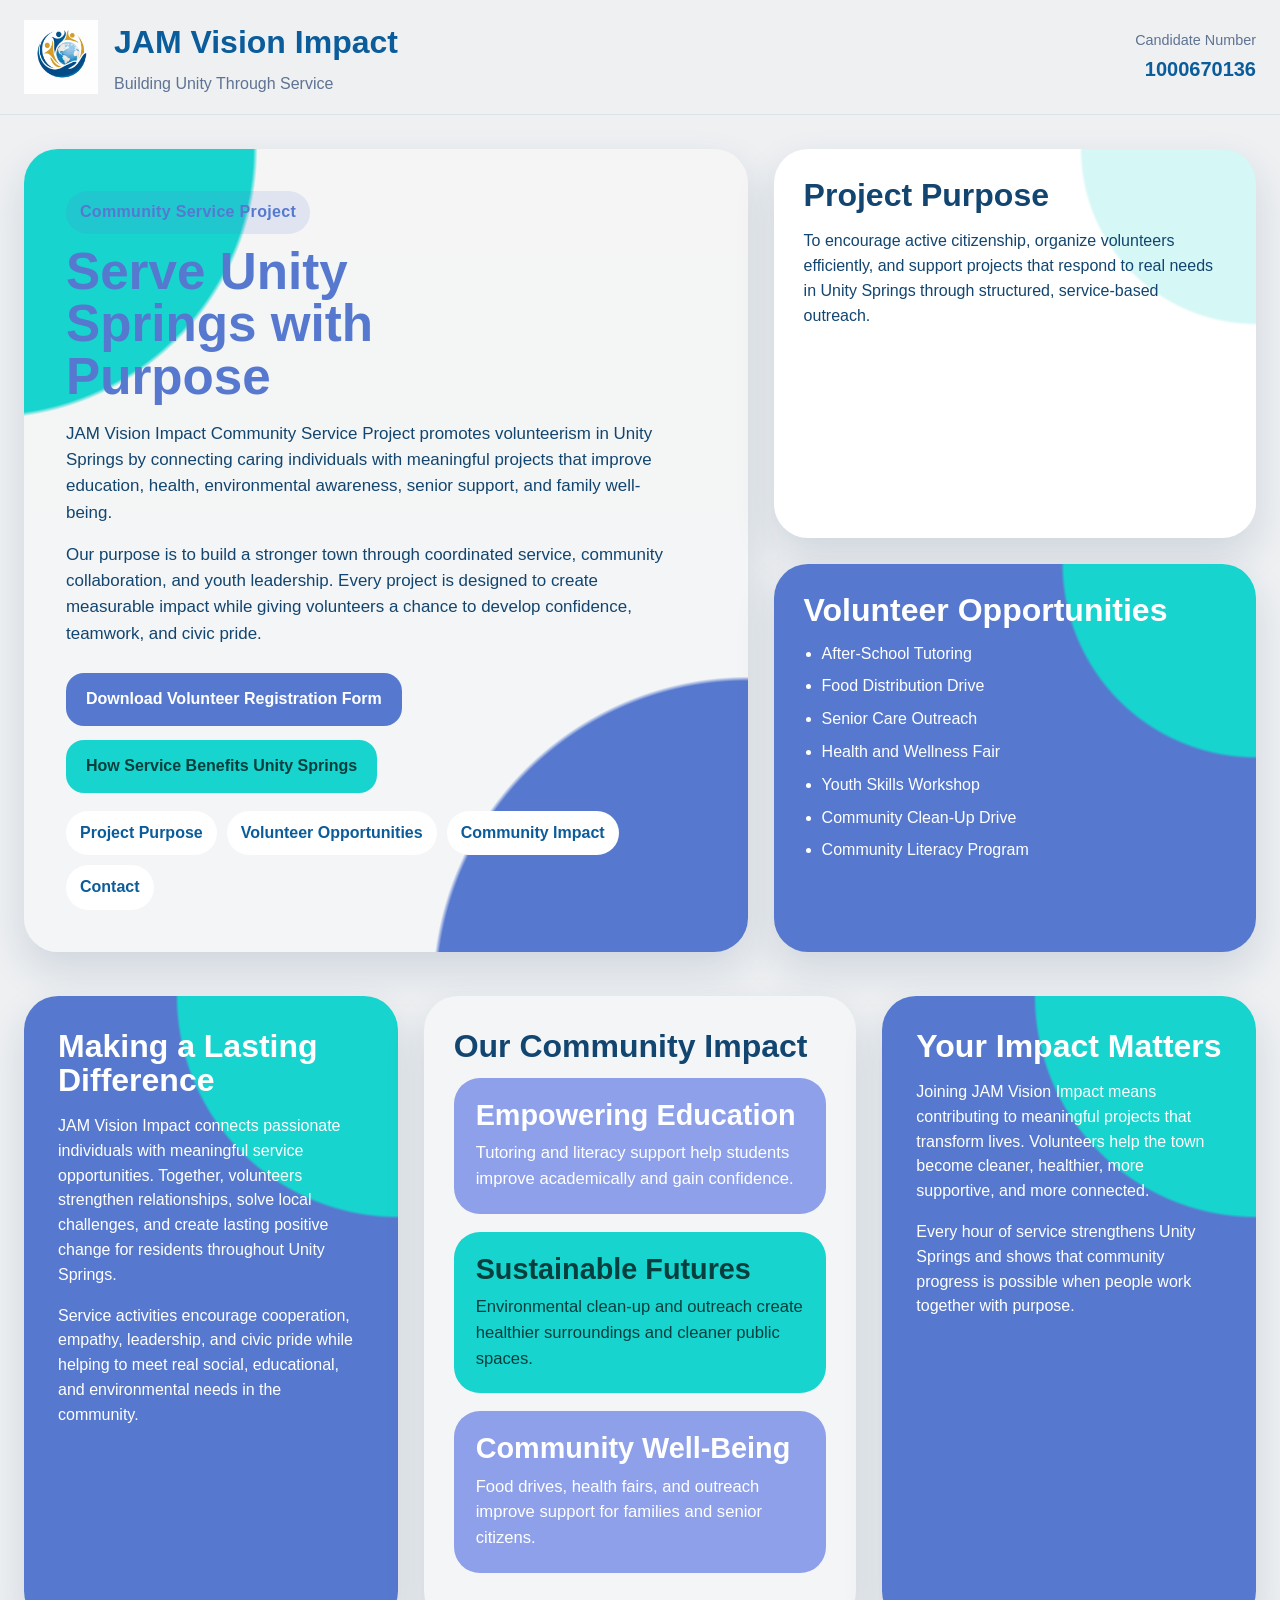
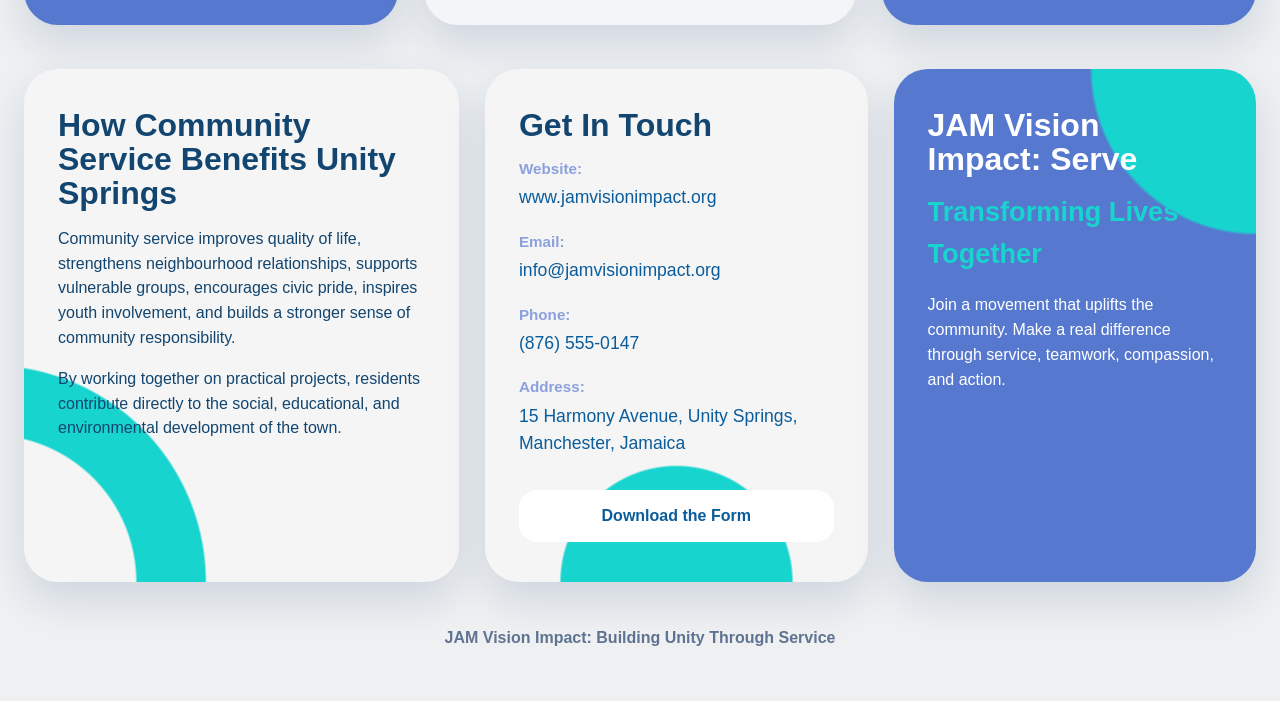
<file: index.html>
<!DOCTYPE html>
<html lang="en">
<head>
  <meta charset="UTF-8" />
  <meta name="viewport" content="width=device-width, initial-scale=1.0" />
  <title>JAM Vision Impact Community Service Project</title>
  <link rel="stylesheet" href="styles.css" />
</head>
<body>
  <header class="site-header">
    <div class="container nav-wrap">
      <div class="brand">
        <img src="jam-vision-logo.png" alt="JAM Vision Impact logo" class="brand-logo" />
        <div class="brand-text">
          <h1>JAM Vision Impact</h1>
          <p>Building Unity Through Service</p>
        </div>
      </div>
      <div class="candidate-box">
        <span>Candidate Number</span>
        <strong>1000670136</strong>
      </div>
    </div>
  </header>

  <main>
    <section class="hero">
      <div class="container hero-grid">
        <div class="hero-card intro-card">
          <div class="section-tag">Community Service Project</div>
          <h2>Serve Unity Springs with Purpose</h2>
          <p>
            JAM Vision Impact Community Service Project promotes volunteerism in Unity Springs by
            connecting caring individuals with meaningful projects that improve education, health,
            environmental awareness, senior support, and family well-being.
          </p>
          <p>
            Our purpose is to build a stronger town through coordinated service, community
            collaboration, and youth leadership. Every project is designed to create measurable
            impact while giving volunteers a chance to develop confidence, teamwork, and civic pride.
          </p>

          <div class="button-row">
            <a class="btn btn-primary" href="JAM_Volunteer_Registration_Form.docx" download="JAM_Volunteer_Registration_Form.docx">
              Download Volunteer Registration Form
            </a>
            <a class="btn btn-secondary" href="#benefits">
              How Service Benefits Unity Springs
            </a>
          </div>

          <div class="quick-links">
            <a href="#purpose">Project Purpose</a>
            <a href="#opportunities">Volunteer Opportunities</a>
            <a href="#impact">Community Impact</a>
            <a href="#contact">Contact</a>
          </div>
        </div>

        <div class="hero-side">
          <article class="side-card white-card" id="purpose">
            <h3>Project Purpose</h3>
            <p>
              To encourage active citizenship, organize volunteers efficiently, and support
              projects that respond to real needs in Unity Springs through structured,
              service-based outreach.
            </p>
          </article>

          <article class="side-card blue-card" id="opportunities">
            <h3>Volunteer Opportunities</h3>
            <ul>
              <li>After-School Tutoring</li>
              <li>Food Distribution Drive</li>
              <li>Senior Care Outreach</li>
              <li>Health and Wellness Fair</li>
              <li>Youth Skills Workshop</li>
              <li>Community Clean-Up Drive</li>
              <li>Community Literacy Program</li>
            </ul>
          </article>
        </div>
      </div>
    </section>

    <section class="impact-section" id="impact">
      <div class="container impact-grid">
        <article class="large-blue-panel">
          <h3>Making a Lasting Difference</h3>
          <p>
            JAM Vision Impact connects passionate individuals with meaningful service opportunities.
            Together, volunteers strengthen relationships, solve local challenges, and create
            lasting positive change for residents throughout Unity Springs.
          </p>
          <p>
            Service activities encourage cooperation, empathy, leadership, and civic pride while
            helping to meet real social, educational, and environmental needs in the community.
          </p>
        </article>

        <article class="center-impact-card">
          <h3>Our Community Impact</h3>

          <div class="impact-mini lilac">
            <h4>Empowering Education</h4>
            <p>
              Tutoring and literacy support help students improve academically and gain confidence.
            </p>
          </div>

          <div class="impact-mini teal">
            <h4>Sustainable Futures</h4>
            <p>
              Environmental clean-up and outreach create healthier surroundings and cleaner public spaces.
            </p>
          </div>

          <div class="impact-mini lilac">
            <h4>Community Well-Being</h4>
            <p>
              Food drives, health fairs, and outreach improve support for families and senior citizens.
            </p>
          </div>
        </article>

        <article class="large-blue-panel">
          <h3>Your Impact Matters</h3>
          <p>
            Joining JAM Vision Impact means contributing to meaningful projects that transform lives.
            Volunteers help the town become cleaner, healthier, more supportive, and more connected.
          </p>
          <p>
            Every hour of service strengthens Unity Springs and shows that community progress is
            possible when people work together with purpose.
          </p>
        </article>
      </div>
    </section>

    <section class="benefits-section" id="benefits">
      <div class="container benefits-grid">
        <article class="white-curve-card">
          <h3>How Community Service Benefits Unity Springs</h3>
          <p>
            Community service improves quality of life, strengthens neighbourhood relationships,
            supports vulnerable groups, encourages civic pride, inspires youth involvement, and
            builds a stronger sense of community responsibility.
          </p>
          <p>
            By working together on practical projects, residents contribute directly to the social,
            educational, and environmental development of the town.
          </p>
        </article>

        <article class="contact-panel" id="contact">
          <h3>Get In Touch</h3>
          <div class="contact-item">
            <span>Website:</span>
            <p>www.jamvisionimpact.org</p>
          </div>
          <div class="contact-item">
            <span>Email:</span>
            <p>info@jamvisionimpact.org</p>
          </div>
          <div class="contact-item">
            <span>Phone:</span>
            <p>(876) 555-0147</p>
          </div>
          <div class="contact-item">
            <span>Address:</span>
            <p>15 Harmony Avenue, Unity Springs, Manchester, Jamaica</p>
          </div>

          <a class="btn btn-download" href="JAM_Volunteer_Registration_Form.docx" download="JAM_Volunteer_Registration_Form.docx">
            Download the Form
          </a>
        </article>

        <article class="closing-panel">
          <h3>JAM Vision Impact: Serve</h3>
          <p class="accent-line">Transforming Lives Together</p>
          <p>
            Join a movement that uplifts the community. Make a real difference through service,
            teamwork, compassion, and action.
          </p>
        </article>
      </div>
    </section>
  </main>

  <footer class="site-footer">
    <div class="container">
      <p>JAM Vision Impact: Building Unity Through Service</p>
    </div>
  </footer>

  <script src="script.js"></script>
</body>
</html>
</file>
<file: styles.css>
:root{
  --bg:#eef0f2;
  --white:#ffffff;
  --blue:#5679cf;
  --blue-dark:#0b5c9a;
  --teal:#17d4ce;
  --teal-dark:#0dbdb7;
  --gold:#d7a62f;
  --text:#12456f;
  --muted:#5f7392;
  --lilac:#8ea0ea;
  --shadow:0 18px 40px rgba(19,54,96,.14);
  --radius:34px;
  --max-width:1280px;
}
*{box-sizing:border-box}
html{scroll-behavior:smooth}
body{
  margin:0;
  font-family:Arial, Helvetica, sans-serif;
  background:var(--bg);
  color:var(--text);
  line-height:1.55;
}
img{max-width:100%;display:block}
a{text-decoration:none;color:inherit}
.container{
  width:min(var(--max-width), calc(100% - 48px));
  margin:0 auto;
}

.site-header{
  position:sticky;
  top:0;
  z-index:1000;
  background:rgba(238,240,242,.96);
  backdrop-filter:blur(10px);
  border-bottom:1px solid rgba(18,69,111,.08);
}
.nav-wrap{
  display:flex;
  justify-content:space-between;
  align-items:center;
  gap:20px;
  padding:18px 0;
}
.brand{
  display:flex;
  align-items:center;
  gap:16px;
}
.brand-logo{
  width:74px;
  height:74px;
  object-fit:contain;
}
.brand-text h1{
  margin:0;
  font-size:2rem;
  color:var(--blue-dark);
}
.brand-text p{
  margin:4px 0 0;
  font-size:1rem;
  color:var(--muted);
}
.candidate-box{
  text-align:right;
  color:var(--blue-dark);
}
.candidate-box span{
  display:block;
  font-size:.9rem;
  color:var(--muted);
  margin-bottom:3px;
}
.candidate-box strong{
  font-size:1.25rem;
}

.hero,
.impact-section,
.benefits-section{
  padding:34px 0 10px;
}

.hero-grid{
  display:grid;
  grid-template-columns:1.2fr .8fr;
  gap:26px;
  align-items:stretch;
}
.hero-card,
.side-card,
.center-impact-card,
.white-curve-card,
.contact-panel,
.closing-panel,
.large-blue-panel{
  border-radius:var(--radius);
  box-shadow:var(--shadow);
  overflow:hidden;
  position:relative;
}
.intro-card{
  padding:42px;
  min-height:560px;
  background:
    radial-gradient(circle at -5% 0%, var(--teal) 0 24%, transparent 24.4%),
    radial-gradient(circle at 100% 105%, var(--blue) 0 28%, transparent 28.4%),
    linear-gradient(180deg, #f5f5f5 0%, #f3f5f7 100%);
}
.section-tag{
  display:inline-block;
  padding:9px 14px;
  border-radius:999px;
  background:rgba(86,121,207,.14);
  color:var(--blue);
  font-weight:700;
  letter-spacing:.02em;
  margin-bottom:12px;
}
.intro-card h2{
  margin:0 0 18px;
  font-size:3.2rem;
  line-height:1.02;
  max-width:12ch;
  color:var(--blue);
}
.intro-card p{
  max-width:64ch;
  font-size:1.06rem;
  margin:0 0 16px;
}
.button-row{
  display:flex;
  flex-wrap:wrap;
  gap:14px;
  margin:26px 0 18px;
}
.btn{
  display:inline-flex;
  align-items:center;
  justify-content:center;
  padding:14px 20px;
  border-radius:18px;
  font-weight:700;
  transition:transform .2s ease, box-shadow .2s ease;
}
.btn:hover{
  transform:translateY(-2px);
}
.btn-primary{
  background:var(--blue);
  color:#fff;
}
.btn-secondary{
  background:var(--teal);
  color:#063f3d;
}
.btn-download{
  width:100%;
  margin-top:14px;
  background:#fff;
  color:var(--blue-dark);
}
.quick-links{
  display:flex;
  flex-wrap:wrap;
  gap:10px;
}
.quick-links a{
  background:#fff;
  color:var(--blue-dark);
  padding:10px 14px;
  border-radius:999px;
  font-weight:700;
}

.hero-side{
  display:grid;
  grid-template-rows:1fr 1fr;
  gap:26px;
}
.white-card{
  background:
    radial-gradient(circle at 100% 0%, rgba(23,212,206,.18) 0 28%, transparent 28.5%),
    #ffffff;
  padding:30px;
}
.white-card h3,
.blue-card h3,
.center-impact-card h3,
.white-curve-card h3,
.contact-panel h3,
.closing-panel h3,
.large-blue-panel h3{
  margin:0 0 14px;
  font-size:2rem;
  line-height:1.06;
}
.blue-card{
  background:
    radial-gradient(circle at 100% 0%, var(--teal) 0 31%, transparent 31.5%),
    var(--blue);
  color:#fff;
  padding:30px;
}
.blue-card ul{
  margin:0;
  padding-left:18px;
}
.blue-card li{
  margin-bottom:8px;
}

.impact-grid{
  display:grid;
  grid-template-columns:.95fr 1.1fr .95fr;
  gap:26px;
  align-items:stretch;
}
.large-blue-panel{
  background:
    radial-gradient(circle at 100% 0%, var(--teal) 0 30%, transparent 30.4%),
    var(--blue);
  color:#fff;
  padding:34px;
  min-height:480px;
}
.center-impact-card{
  background:#f3f5f7;
  padding:34px 30px;
}
.impact-mini{
  border-radius:26px;
  padding:22px 22px;
  margin-bottom:18px;
  color:#fff;
}
.impact-mini.lilac{
  background:var(--lilac);
}
.impact-mini.teal{
  background:var(--teal);
  color:#063f3d;
}
.impact-mini h4{
  margin:0 0 10px;
  font-size:1.8rem;
  line-height:1.05;
}
.impact-mini p{
  margin:0;
  font-size:1.04rem;
}

.benefits-grid{
  display:grid;
  grid-template-columns:1.08fr .95fr .9fr;
  gap:26px;
  align-items:stretch;
}
.white-curve-card{
  background:
    radial-gradient(circle at -8% 100%, transparent 0 21%, var(--teal) 21.3% 31%, transparent 31.3%),
    #f5f5f5;
  padding:40px 34px;
  min-height:420px;
}
.contact-panel{
  background:
    radial-gradient(circle at 50% 100%, var(--teal) 0 21%, transparent 21.4%),
    #f5f5f5;
  padding:40px 34px;
}
.contact-item{
  margin-bottom:18px;
}
.contact-item span{
  display:block;
  font-size:.95rem;
  color:#8ca0de;
  font-weight:700;
  margin-bottom:4px;
}
.contact-item p{
  margin:0;
  font-size:1.1rem;
  color:var(--blue-dark);
  word-break:break-word;
}
.closing-panel{
  background:
    radial-gradient(circle at 100% 0%, var(--teal) 0 26%, transparent 26.5%),
    var(--blue);
  color:#fff;
  padding:40px 34px;
}
.accent-line{
  color:var(--teal);
  font-size:1.7rem;
  font-weight:700;
  margin:6px 0 18px;
}

.site-footer{
  padding:18px 0 34px;
  text-align:center;
  color:var(--muted);
  font-weight:700;
}

@media (max-width: 1080px){
  .hero-grid,
  .impact-grid,
  .benefits-grid{
    grid-template-columns:1fr;
  }
  .hero-side{
    grid-template-rows:auto;
  }
  .large-blue-panel,
  .white-curve-card{
    min-height:auto;
  }
}
@media (max-width: 700px){
  .container{
    width:min(var(--max-width), calc(100% - 28px));
  }
  .nav-wrap{
    flex-direction:column;
    align-items:flex-start;
  }
  .candidate-box{
    text-align:left;
  }
  .brand-text h1{
    font-size:1.6rem;
  }
  .intro-card{
    padding:28px;
  }
  .intro-card h2{
    font-size:2.4rem;
  }
  .white-card,
  .blue-card,
  .center-impact-card,
  .white-curve-card,
  .contact-panel,
  .closing-panel,
  .large-blue-panel{
    padding:24px;
  }
}
</file>
